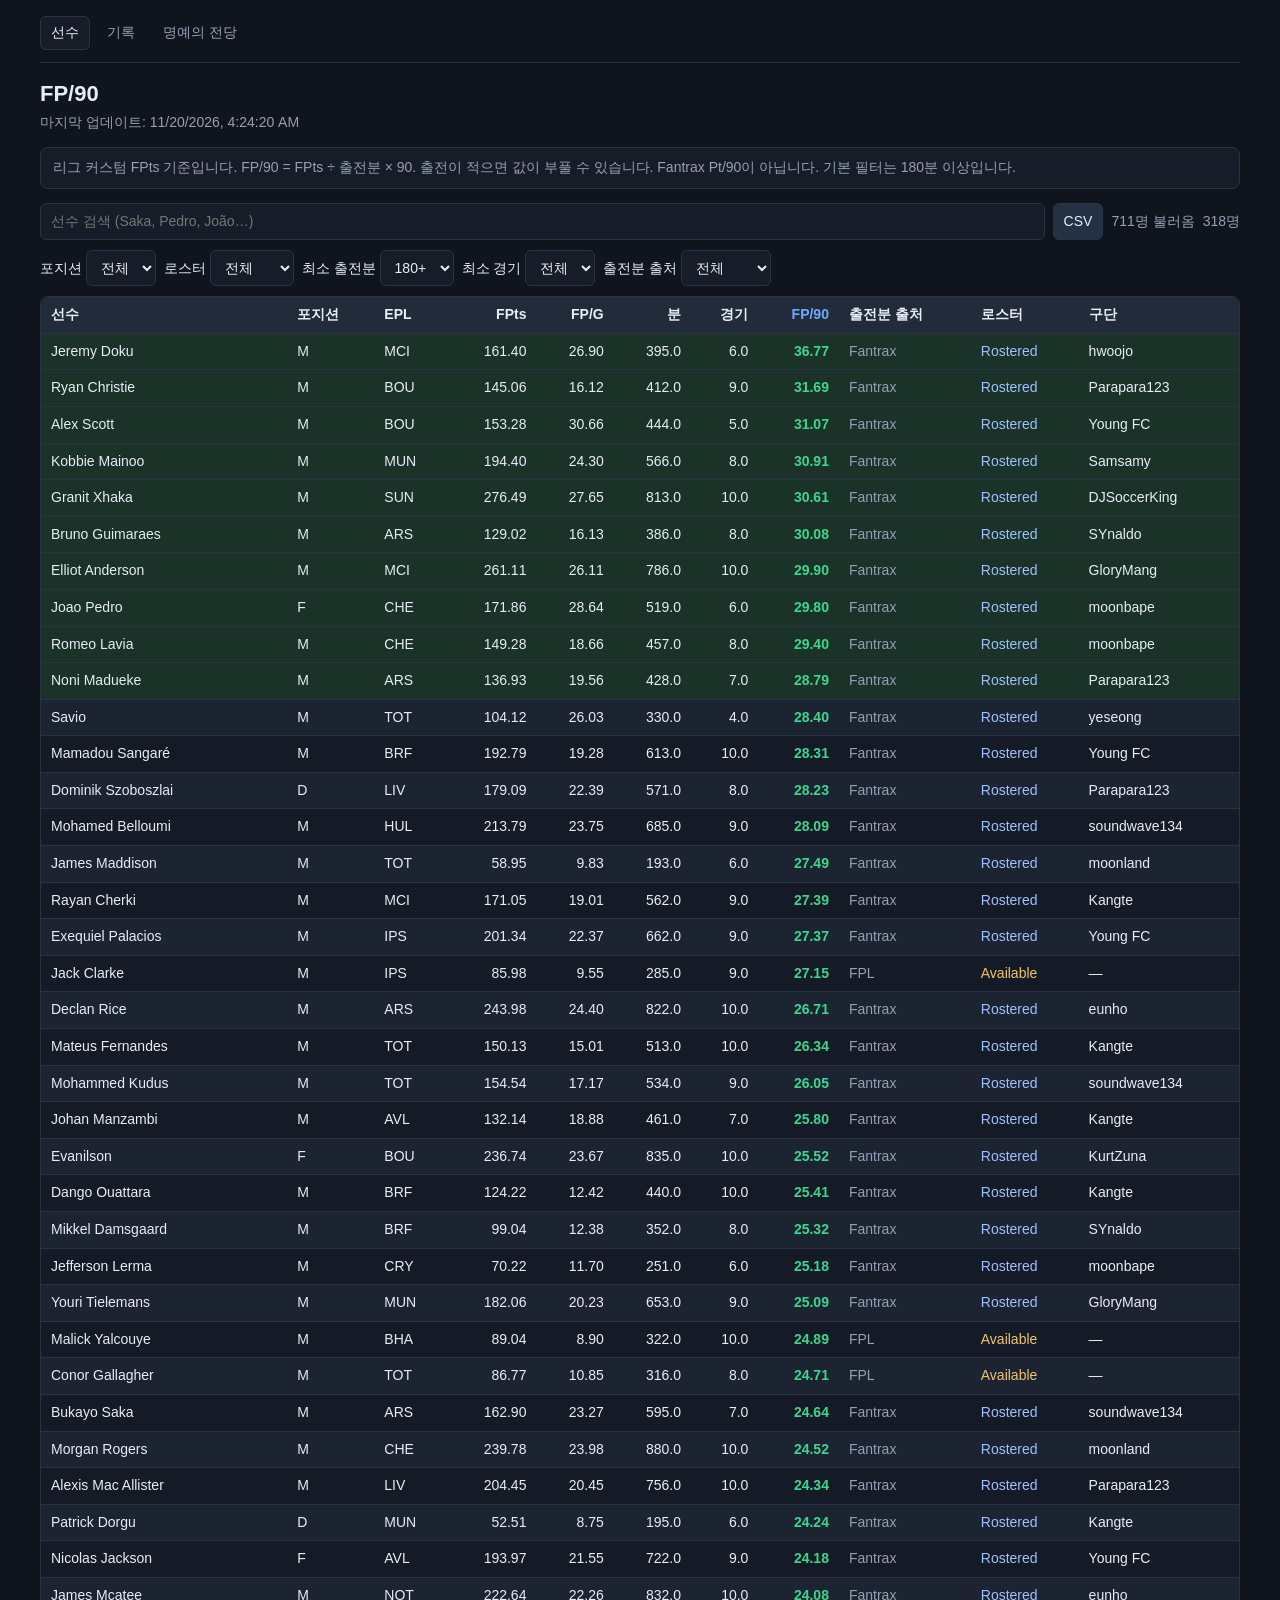
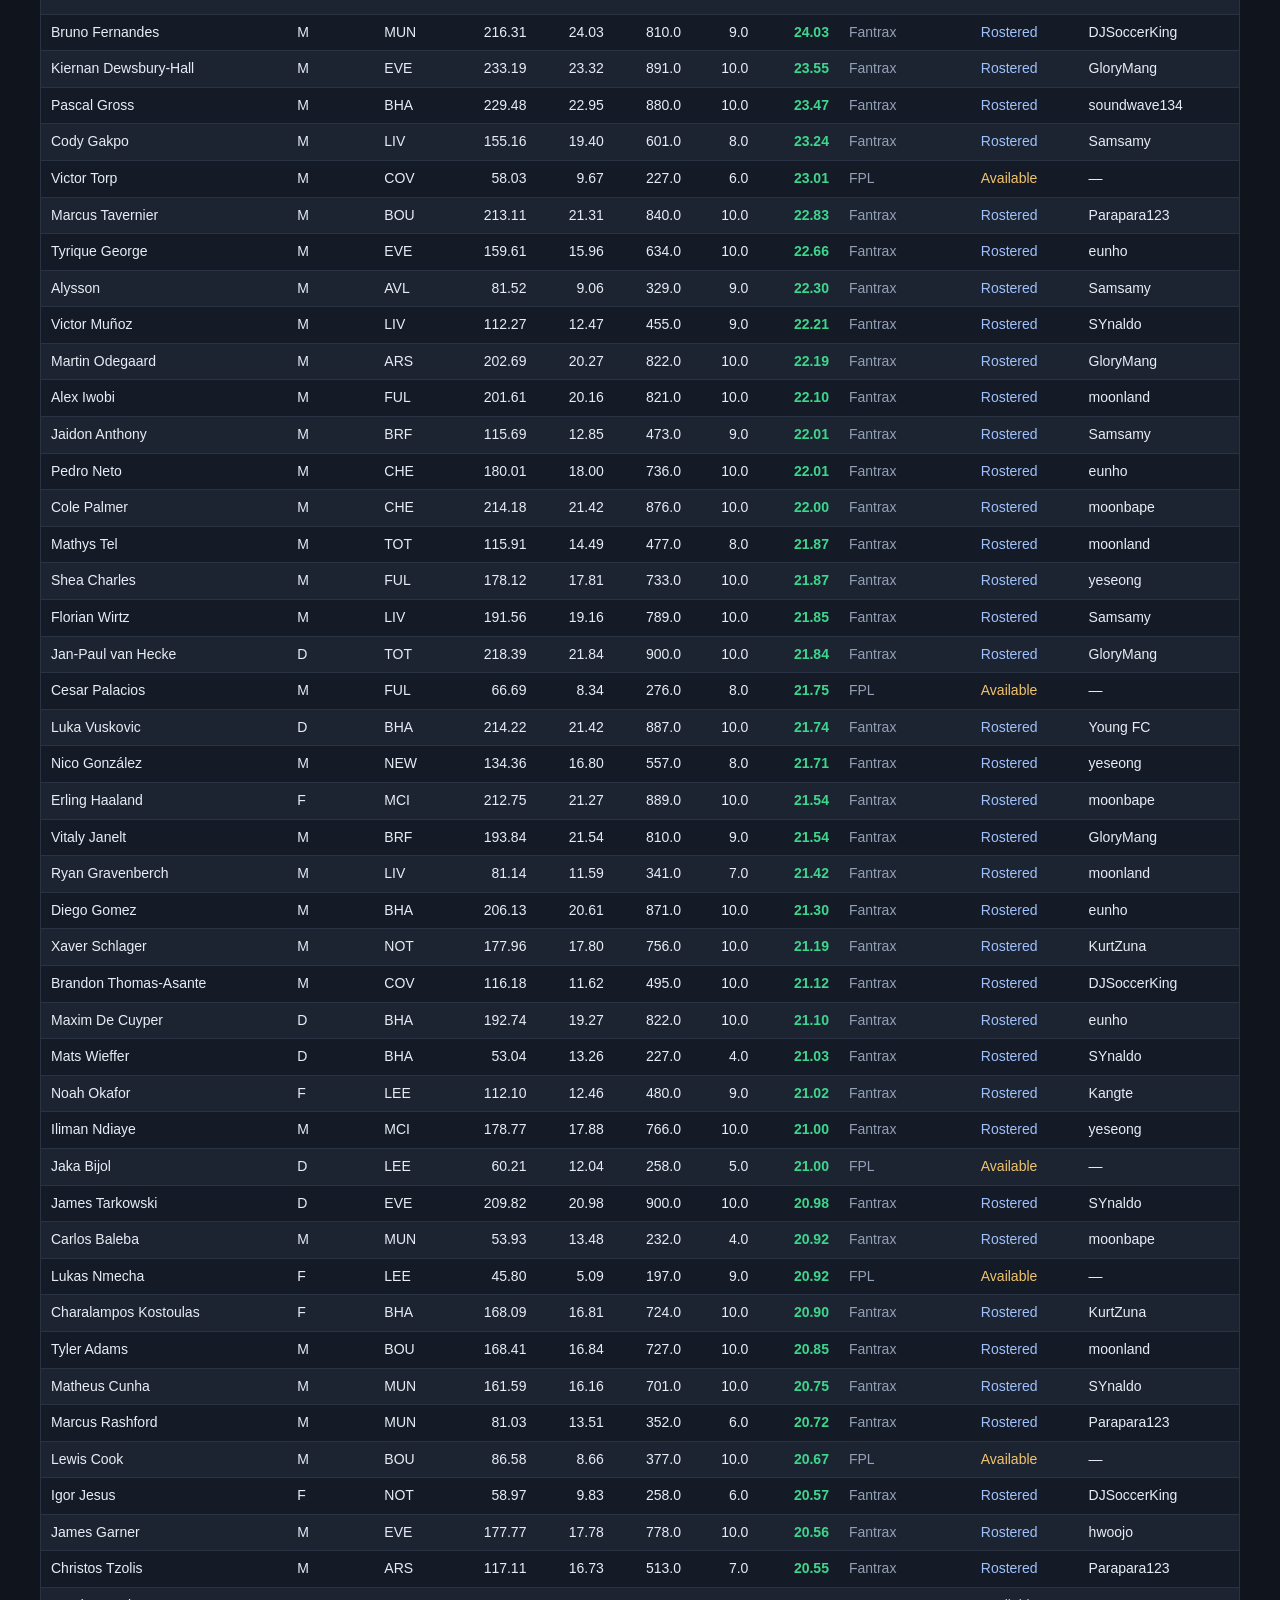
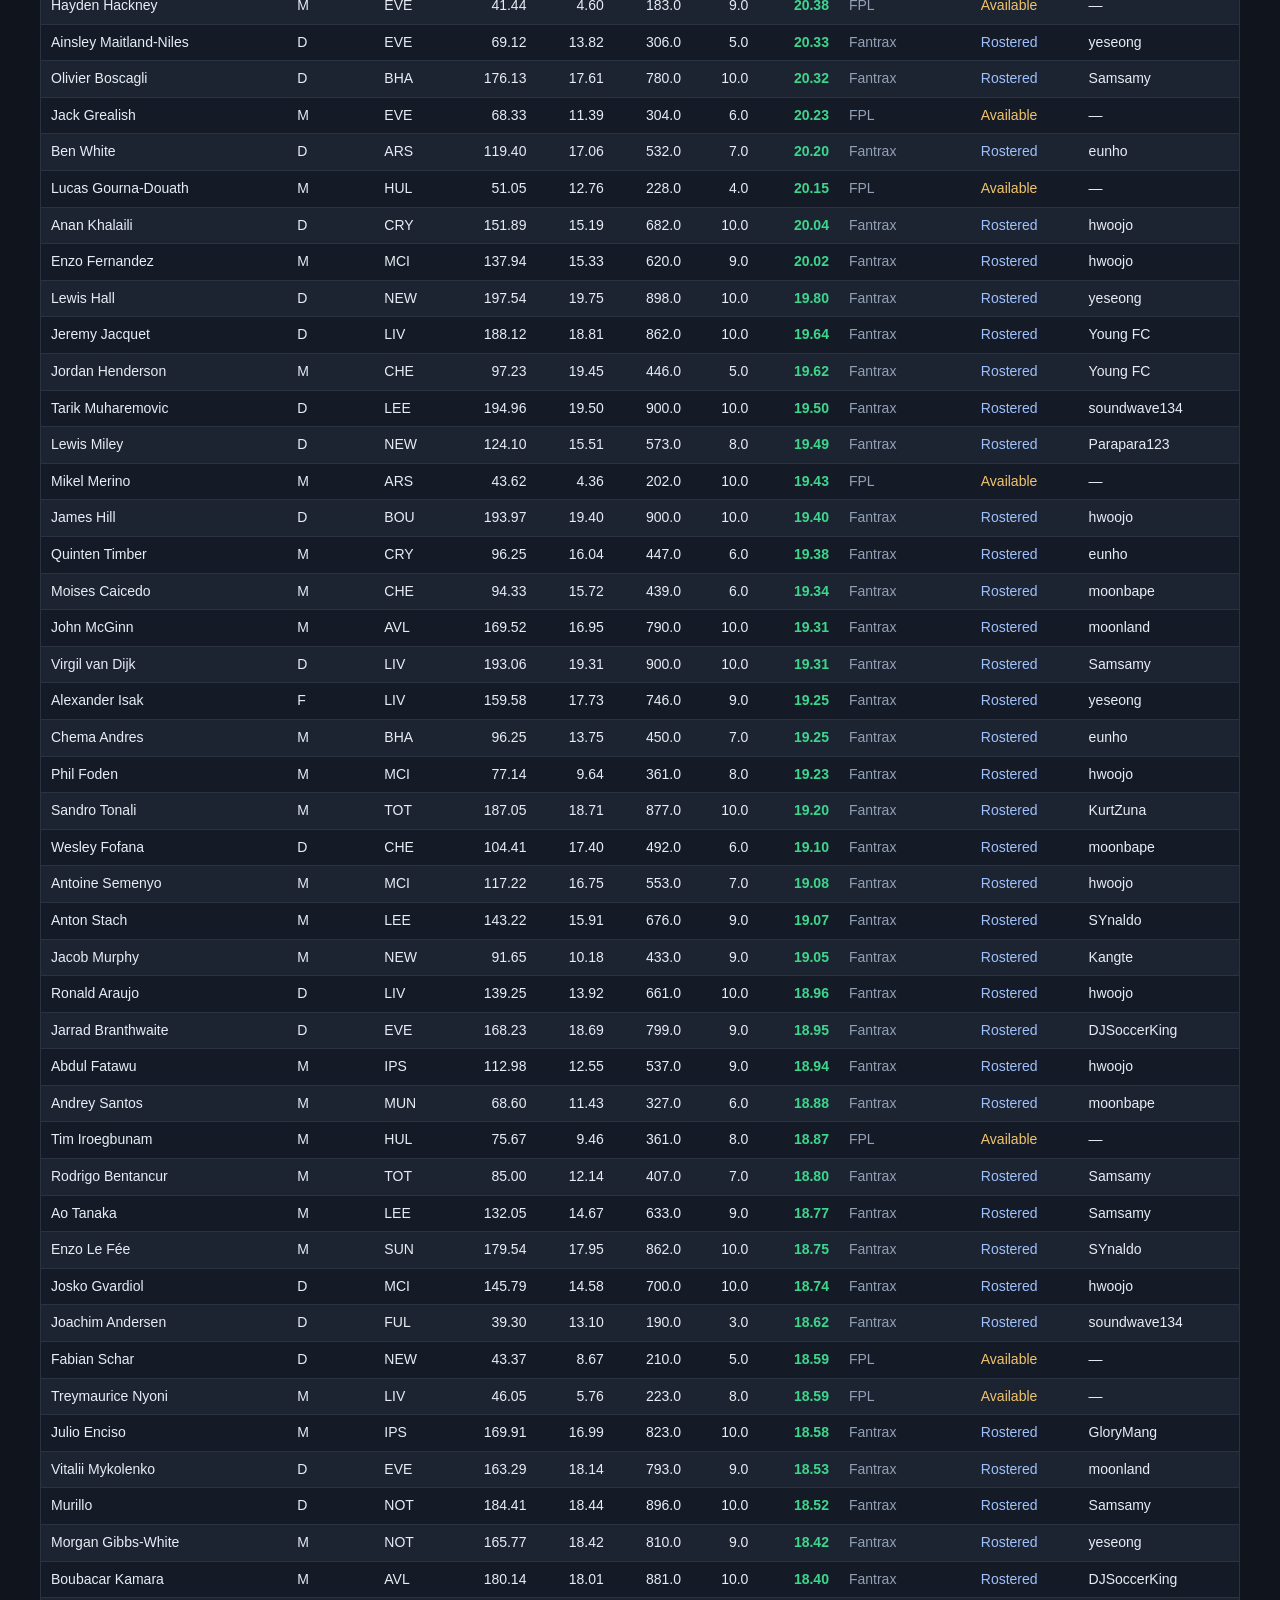
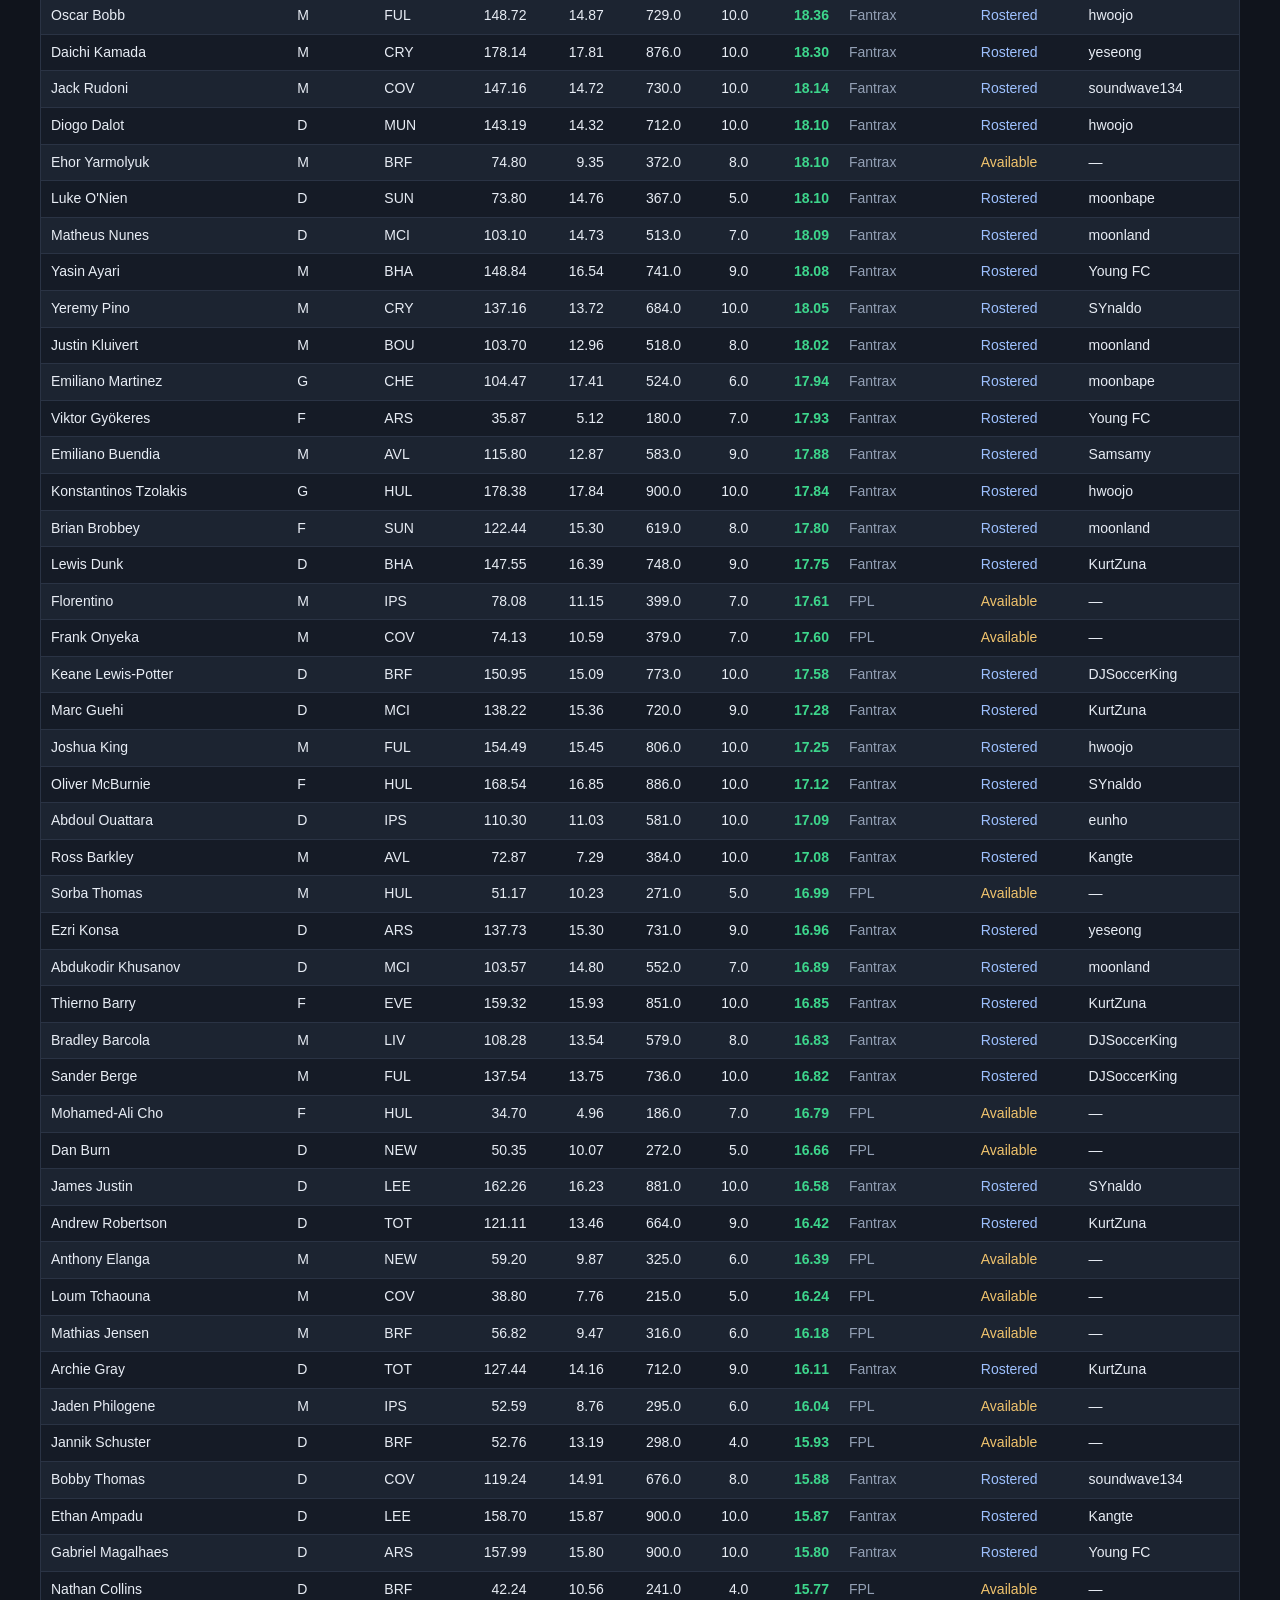
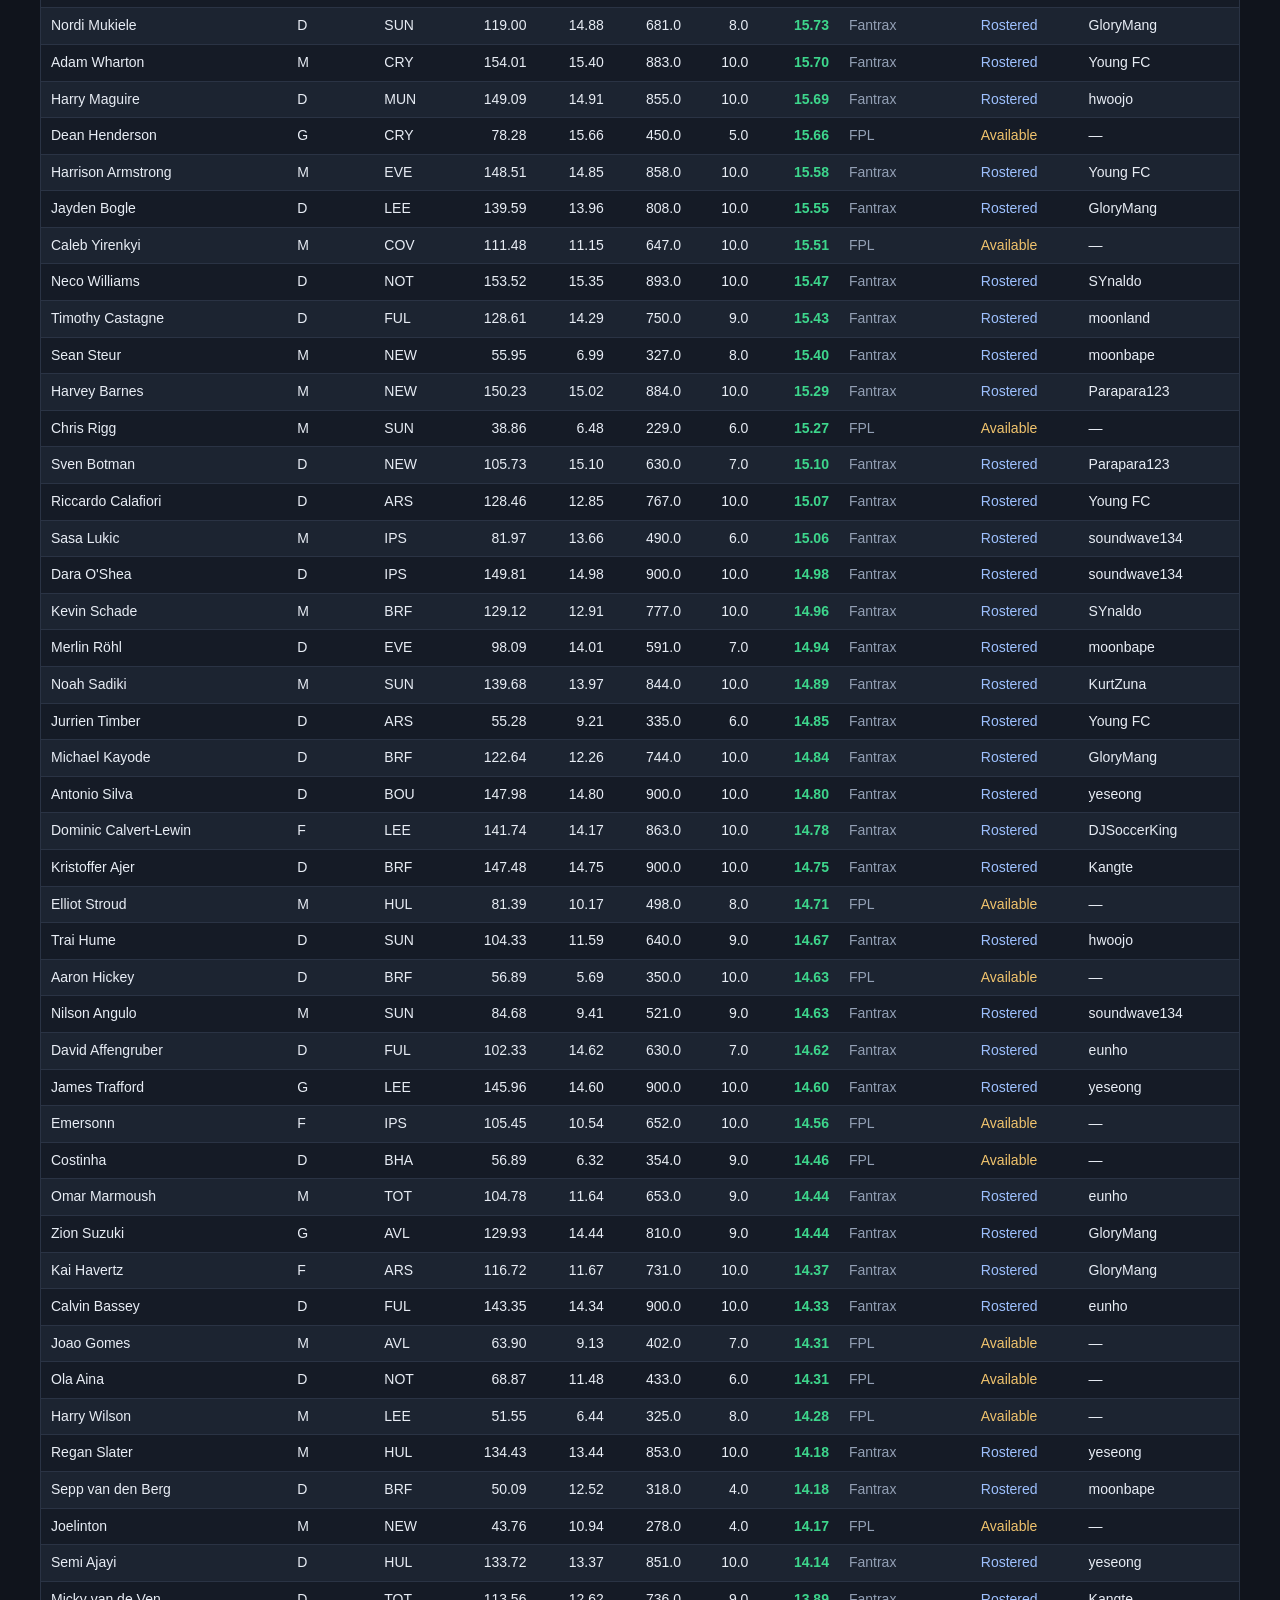
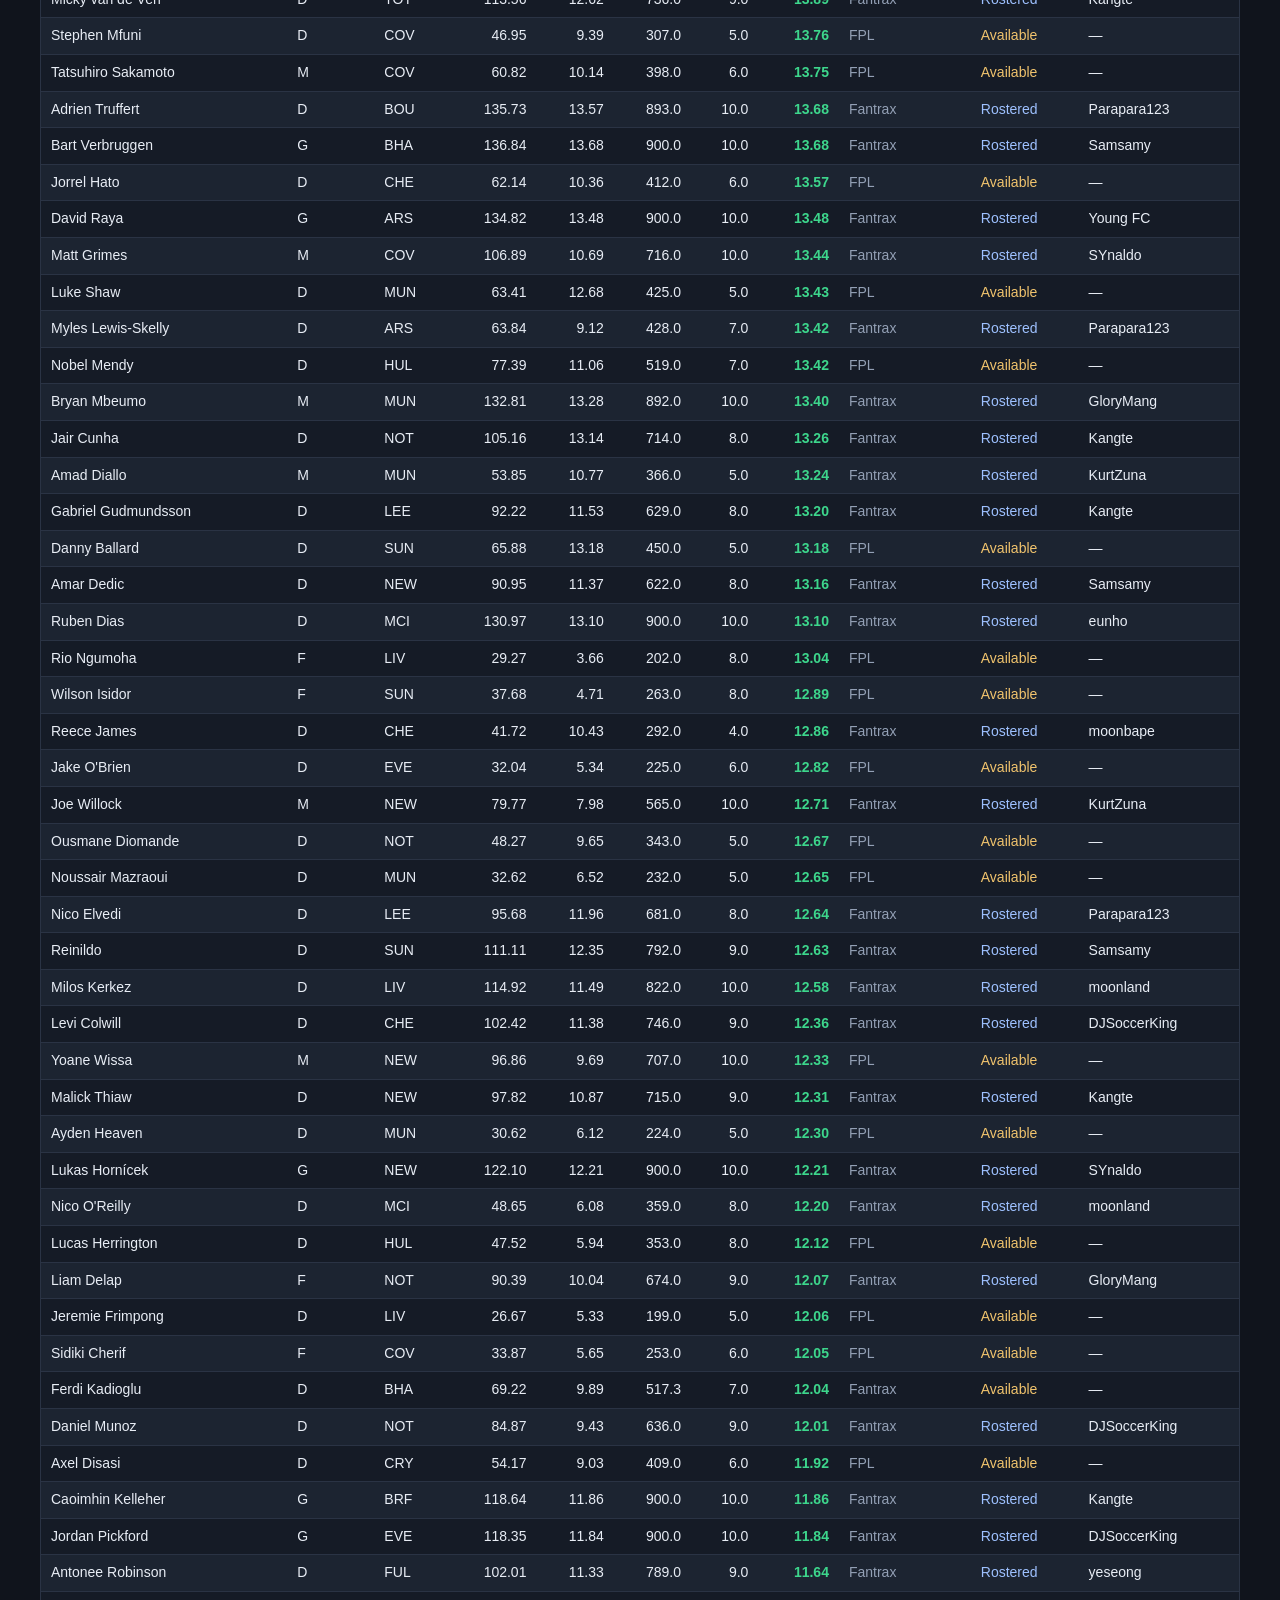
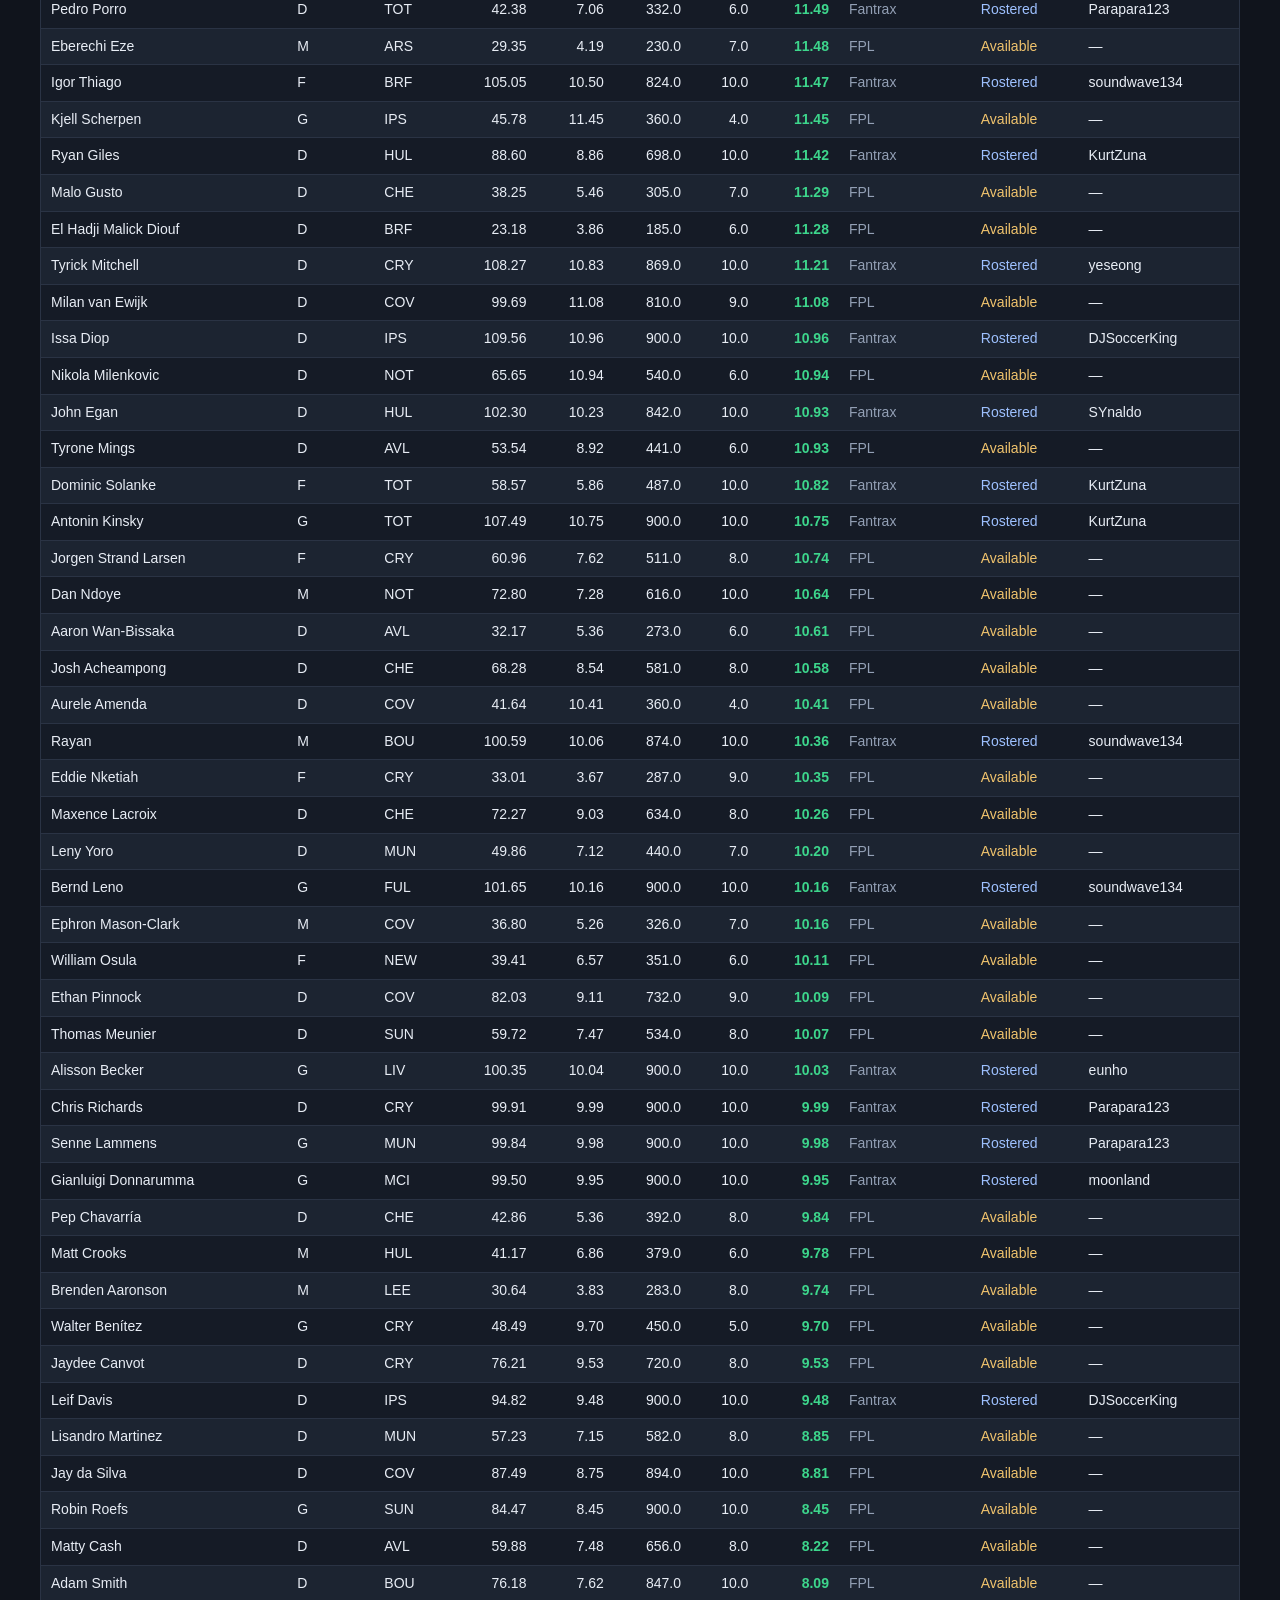
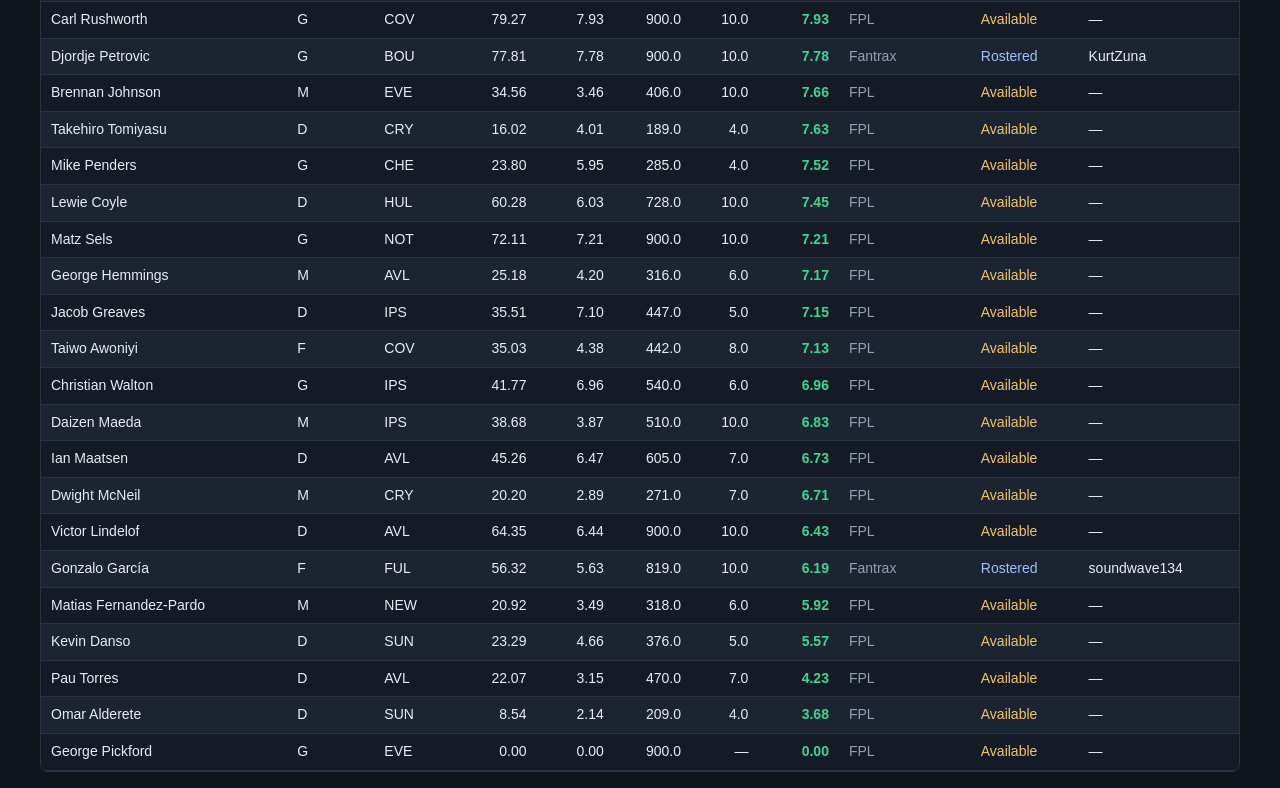
<file: web/index.html>
<!DOCTYPE html>
<html lang="ko">
<head>
  <meta charset="utf-8">
  <meta name="viewport" content="width=device-width, initial-scale=1">
  <title>FP/90</title>
  <link rel="stylesheet" href="fp90.css">
  <link rel="stylesheet" href="site.css">
</head>
<body>
  <div class="wrap">
    <nav class="site-nav">
      <a href="index.html" class="active">선수</a>
      <a href="records.html">기록</a>
      <a href="hof.html">명예의 전당</a>
    </nav>
    <h1>FP/90</h1>
    <div class="sub" id="updated">마지막 업데이트: —</div>
    <div class="note">
      리그 커스텀 FPts 기준입니다. FP/90 = FPts ÷ 출전분 × 90. 출전이 적으면 값이 부풀 수 있습니다.
      Fantrax Pt/90이 아닙니다. 기본 필터는 180분 이상입니다.
    </div>
    <div class="toolbar">
      <input id="search" type="search" placeholder="선수 검색 (Saka, Pedro, João…)">
      <button id="refresh" class="admin-only" type="button">새로고침</button>
      <button id="csv" type="button">CSV</button>
      <span class="status" id="status"></span>
      <span class="status" id="count"></span>
    </div>
    <div class="filters">
      <label>포지션
        <select id="position">
          <option value="">전체</option>
          <option value="G">G</option>
          <option value="D">D</option>
          <option value="M">M</option>
          <option value="F">F</option>
        </select>
      </label>
      <label>로스터
        <select id="roster">
          <option value="">전체</option>
          <option value="Rostered">보유</option>
          <option value="Available">미보유</option>
        </select>
      </label>
      <label>최소 출전분
        <select id="minutes">
          <option value="0">전체</option>
          <option value="90">90+</option>
          <option value="180" selected>180+</option>
          <option value="300">300+</option>
          <option value="450">450+</option>
          <option value="600">600+</option>
        </select>
      </label>
      <label>최소 경기
        <select id="gp">
          <option value="0">전체</option>
          <option value="1">1+</option>
          <option value="3">3+</option>
          <option value="5">5+</option>
          <option value="8">8+</option>
        </select>
      </label>
      <label>출전분 출처
        <select id="source">
          <option value="">전체</option>
          <option value="Fantrax">Fantrax</option>
          <option value="FPL">FPL</option>
        </select>
      </label>
    </div>
    <div class="table-wrap">
      <table>
        <thead>
          <tr>
            <th data-key="player" class="player">선수</th>
            <th data-key="position">포지션</th>
            <th data-key="eplTeam">EPL</th>
            <th data-key="fpts" class="num">FPts</th>
            <th data-key="fpG" class="num">FP/G</th>
            <th data-key="minutes" class="num">분</th>
            <th data-key="gp" class="num">경기</th>
            <th data-key="fp90" class="num">FP/90</th>
            <th data-key="minutesSource">출전분 출처</th>
            <th data-key="rosterStatus">로스터</th>
            <th data-key="ownerTeamName">구단</th>
          </tr>
        </thead>
        <tbody id="tbody"></tbody>
      </table>
    </div>
  </div>
  <script src="fp90.js"></script>
</body>
</html>
</file>
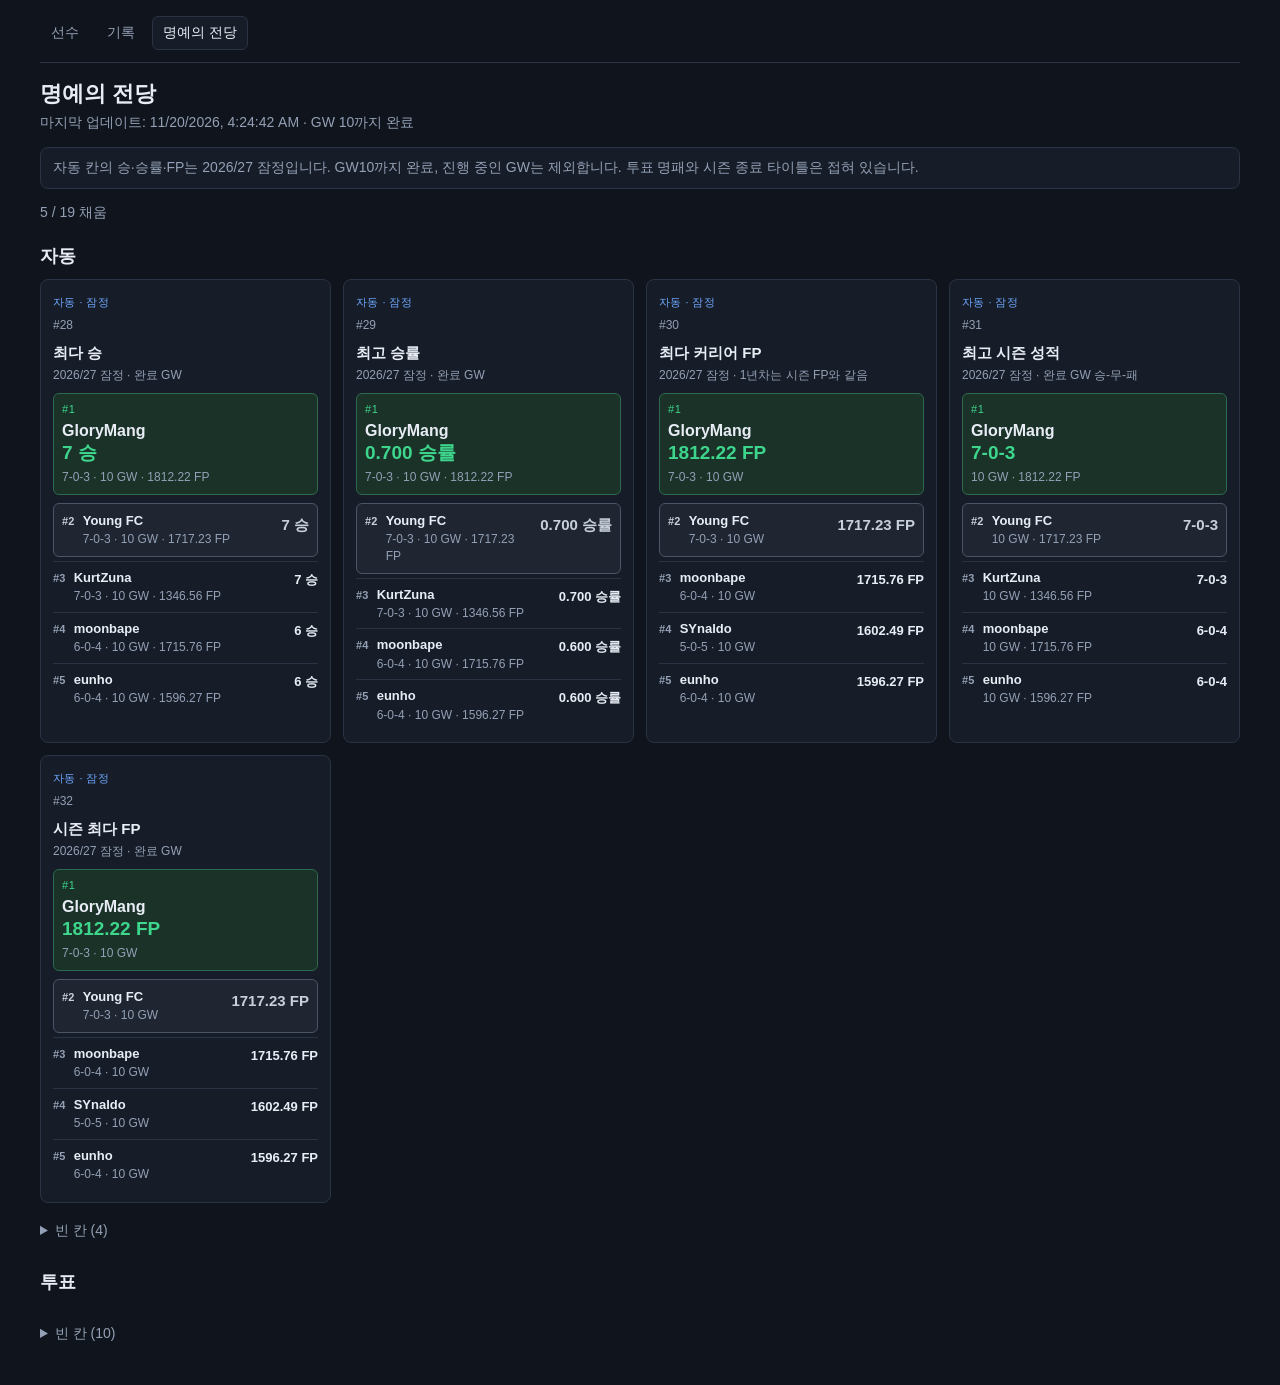
<file: web/hof.html>
<!DOCTYPE html>
<html lang="ko">
<head>
  <meta charset="utf-8">
  <meta name="viewport" content="width=device-width, initial-scale=1">
  <title>명예의 전당</title>
  <link rel="stylesheet" href="fp90.css">
  <link rel="stylesheet" href="site.css">
</head>
<body>
  <div class="wrap">
    <nav class="site-nav">
      <a href="index.html">선수</a>
      <a href="records.html">기록</a>
      <a href="hof.html" class="active">명예의 전당</a>
    </nav>
    <h1>명예의 전당</h1>
    <div class="sub" id="updated">마지막 업데이트: —</div>
    <div class="note" id="note">
      자동 칸의 승·승률·FP는 2026/27 잠정입니다. 진행 중인 GW는 제외합니다. 투표 명패와 시즌 종료 타이틀은 접혀 있습니다.
    </div>
    <div class="record-filters">
      <span class="status" id="status"></span>
    </div>
    <h2 class="section-title">자동</h2>
    <div class="record-grid" id="automatic"></div>
    <div id="automatic-empty"></div>
    <h2 class="section-title">투표</h2>
    <div class="record-grid" id="voted"></div>
    <div id="voted-empty"></div>
  </div>
  <script src="hof.js"></script>
</body>
</html>
</file>
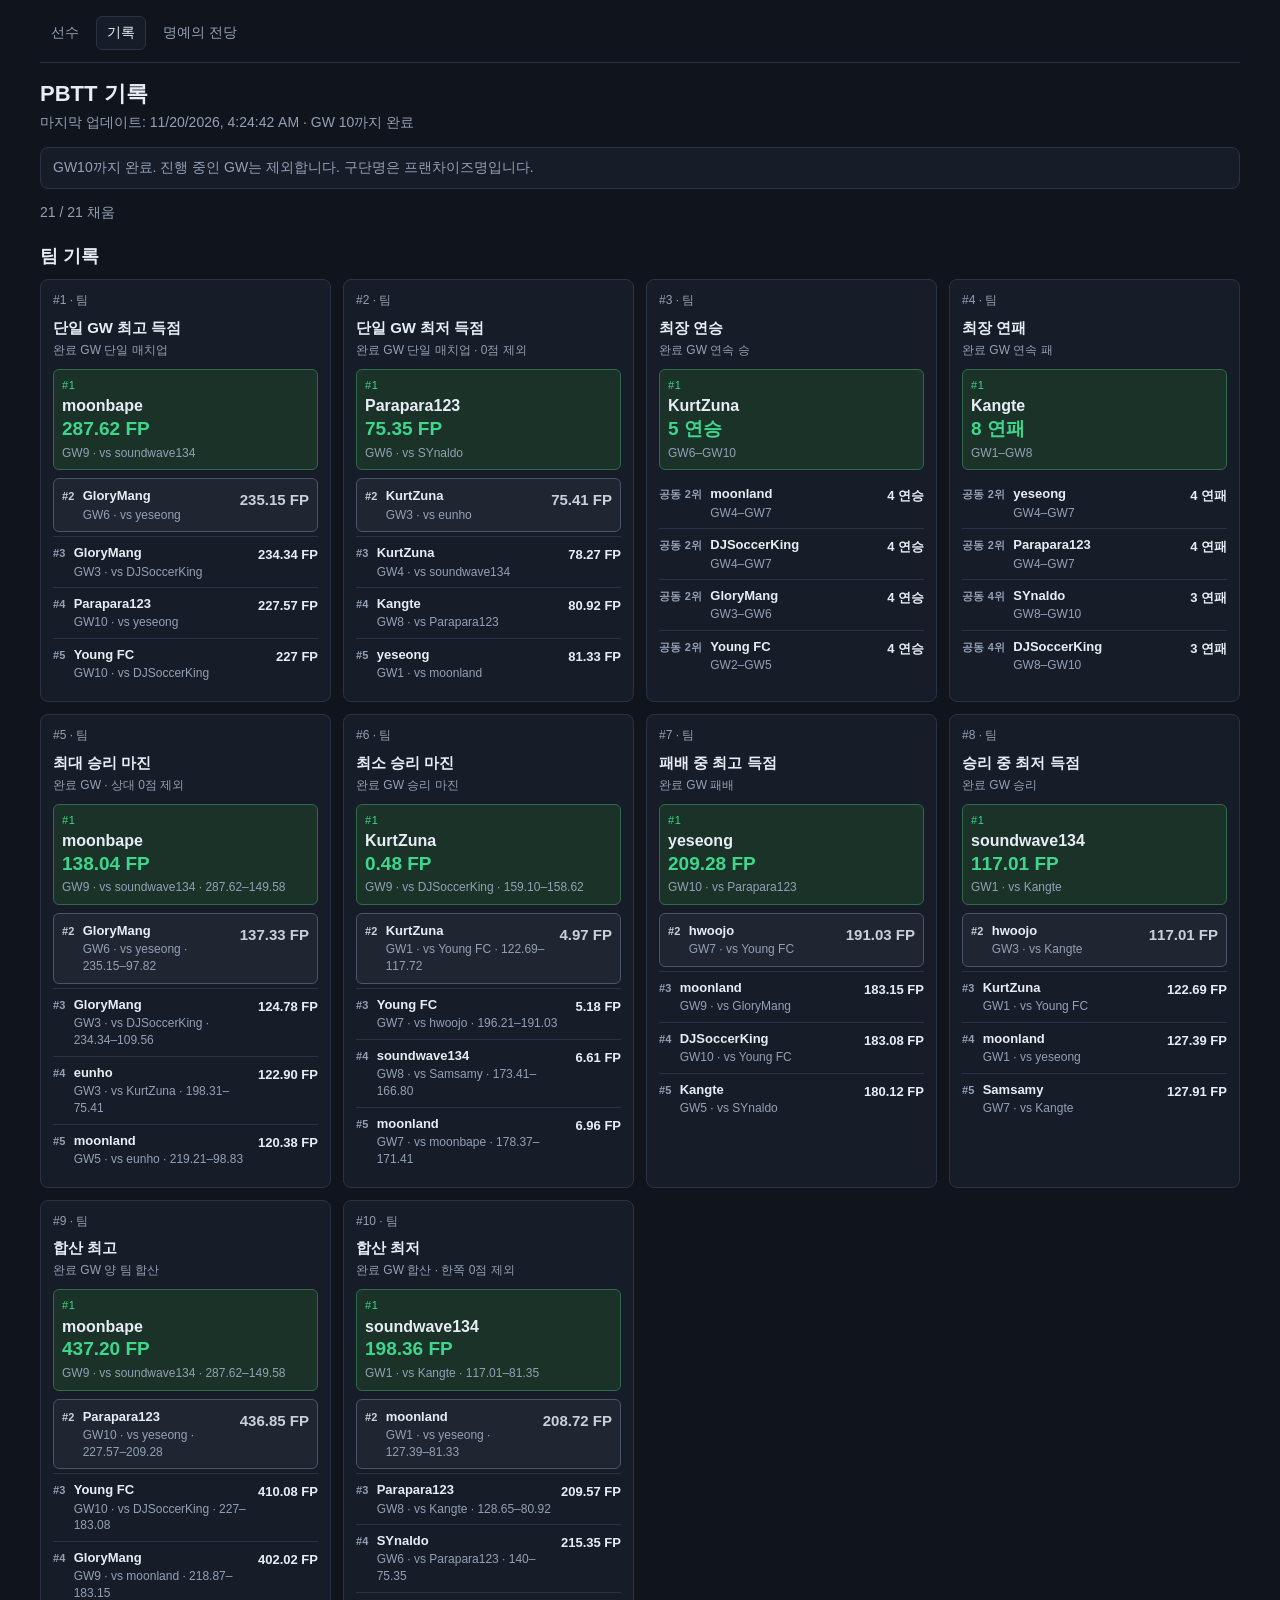
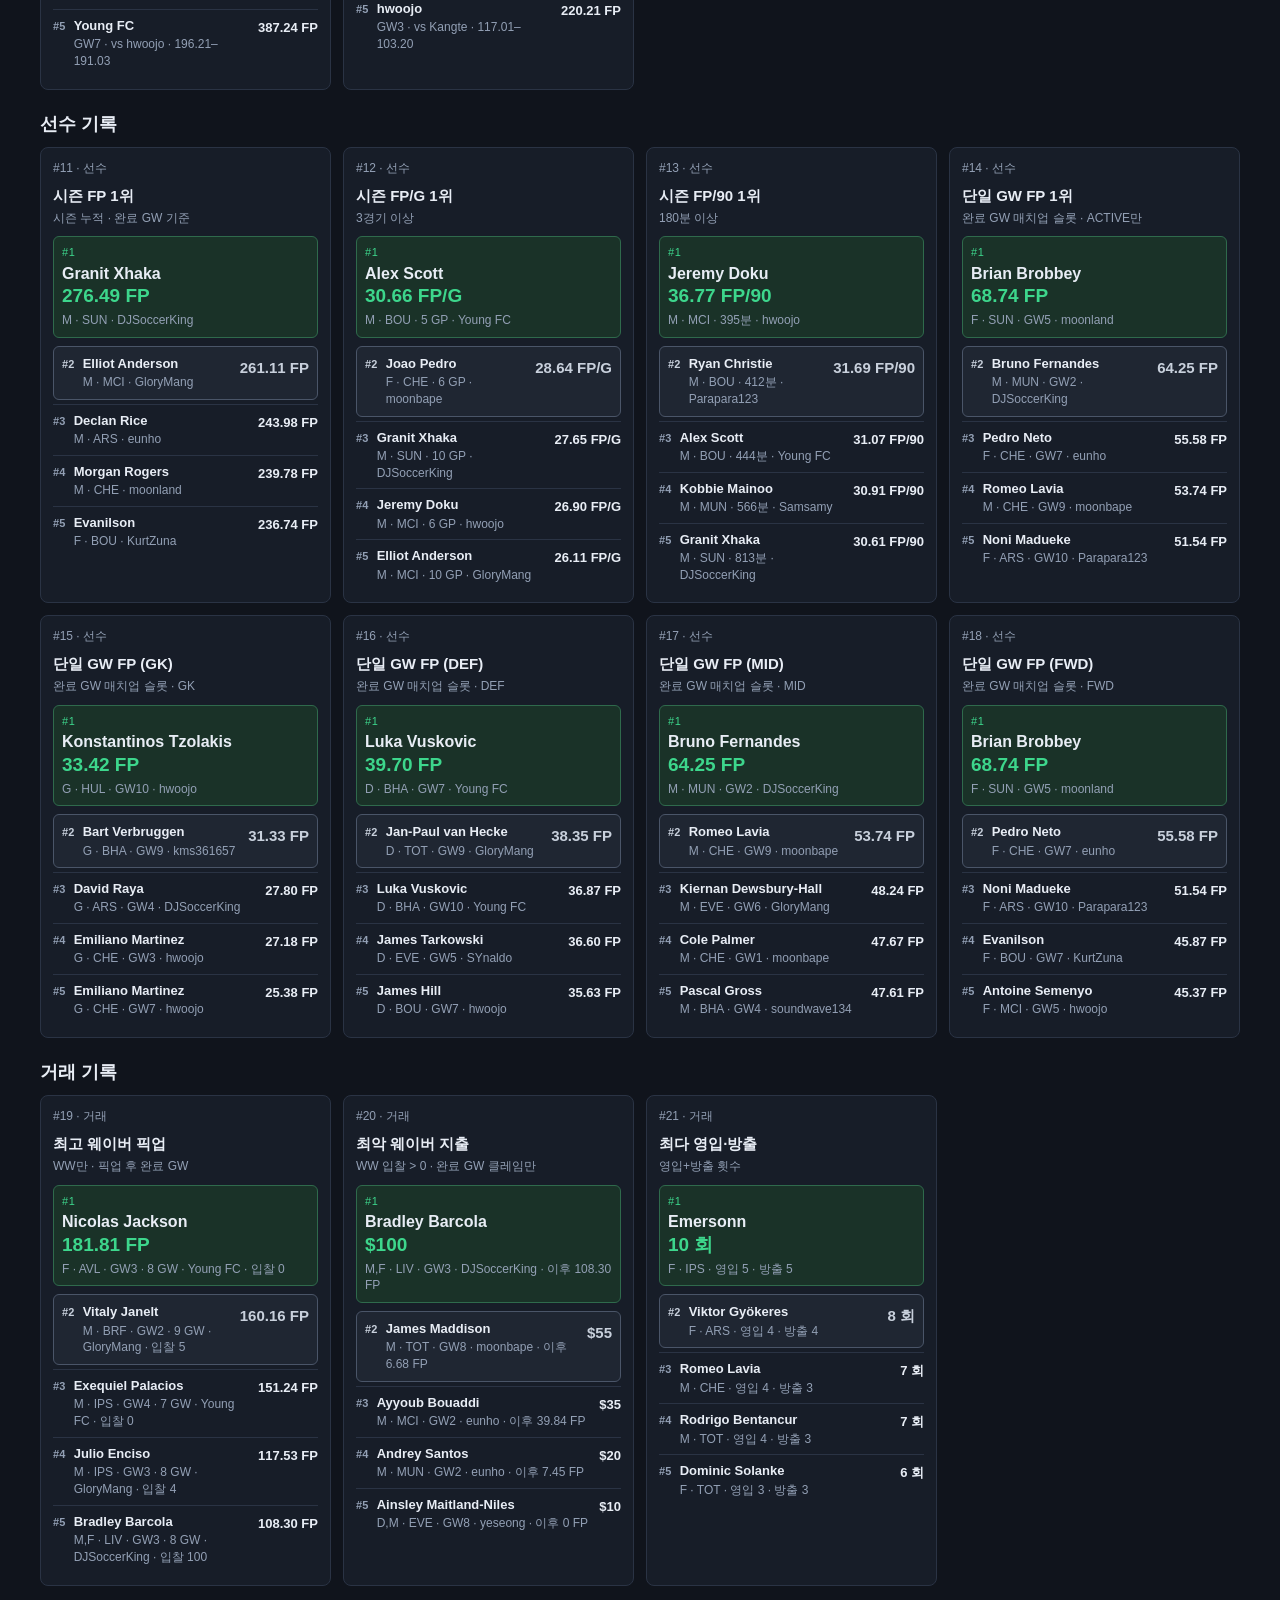
<file: web/records.html>
<!DOCTYPE html>
<html lang="ko">
<head>
  <meta charset="utf-8">
  <meta name="viewport" content="width=device-width, initial-scale=1">
  <title>PBTT 기록</title>
  <link rel="stylesheet" href="fp90.css">
  <link rel="stylesheet" href="site.css">
</head>
<body>
  <div class="wrap">
    <nav class="site-nav">
      <a href="index.html">선수</a>
      <a href="records.html" class="active">기록</a>
      <a href="hof.html">명예의 전당</a>
    </nav>
    <h1>PBTT 기록</h1>
    <div class="sub" id="updated">마지막 업데이트: —</div>
    <div class="note" id="note">
      완료된 게임위크만 사용합니다. 진행 중인 GW는 제외합니다. 구단명은 프랜차이즈명입니다.
    </div>
    <div class="record-filters">
      <span class="status" id="status"></span>
    </div>
    <h2 class="section-title">팀 기록</h2>
    <div class="record-grid" id="team"></div>
    <div id="team-empty"></div>
    <h2 class="section-title">선수 기록</h2>
    <div class="record-grid" id="player"></div>
    <div id="player-empty"></div>
    <h2 class="section-title">거래 기록</h2>
    <div class="record-grid" id="transaction"></div>
    <div id="transaction-empty"></div>
  </div>
  <script src="records.js"></script>
</body>
</html>
</file>
<file: web/fp90.css>
:root {
  --bg: #10141c;
  --panel: #171d28;
  --line: #2a3344;
  --text: #e8edf5;
  --muted: #93a0b5;
  --accent: #6ea8ff;
  --good: #3dd68c;
  --warn: #f0c36d;
  --row: #1c2431;
  --row-alt: #151b26;
  --top: #1a3228;
}

* { box-sizing: border-box; }

html, body {
  margin: 0;
  min-height: 100%;
  background: var(--bg);
  color: var(--text);
  font: 14px/1.4 -apple-system, BlinkMacSystemFont, "Segoe UI", sans-serif;
}

body { padding: 16px; }

.wrap { max-width: 1200px; margin: 0 auto; }

h1 {
  margin: 0 0 4px;
  font-size: 22px;
  font-weight: 700;
}

.sub {
  color: var(--muted);
  margin-bottom: 14px;
}

.note {
  background: var(--panel);
  border: 1px solid var(--line);
  border-radius: 8px;
  padding: 10px 12px;
  color: var(--muted);
  margin-bottom: 14px;
}

.toolbar, .filters {
  display: flex;
  flex-wrap: wrap;
  gap: 8px;
  align-items: center;
  margin-bottom: 10px;
}

input, select, button {
  background: var(--panel);
  color: var(--text);
  border: 1px solid var(--line);
  border-radius: 6px;
  padding: 8px 10px;
  font: inherit;
}

input[type="search"] { min-width: 220px; flex: 1; }

button {
  cursor: pointer;
  background: #243044;
}

button:hover { border-color: var(--accent); }
button:disabled { opacity: 0.6; cursor: wait; }

#refresh,
.admin-only {
  display: none;
}

body.admin #refresh,
body.admin .admin-only {
  display: inline-block;
}

.status { color: var(--muted); min-height: 1.2em; }

.table-wrap {
  overflow-x: auto;
  border: 1px solid var(--line);
  border-radius: 8px;
}

table {
  width: 100%;
  border-collapse: collapse;
  min-width: 920px;
}

th, td {
  padding: 8px 10px;
  text-align: left;
  white-space: nowrap;
  border-bottom: 1px solid var(--line);
}

th {
  position: sticky;
  top: 0;
  background: #222b3a;
  cursor: pointer;
  user-select: none;
  z-index: 2;
}

th.sorted { color: var(--accent); }

th.player,
td.player {
  position: sticky;
  left: 0;
  z-index: 2;
  min-width: 160px;
  box-shadow: 6px 0 8px rgba(0, 0, 0, 0.35);
}

th.player { z-index: 3; background: #222b3a; }

tbody tr:nth-child(odd) { background: var(--row); }
tbody tr:nth-child(odd) td.player { background: var(--row); }
tbody tr:nth-child(even) { background: var(--row-alt); }
tbody tr:nth-child(even) td.player { background: var(--row-alt); }
tbody tr.top { background: var(--top); }
tbody tr.top td.player { background: var(--top); }

.num { text-align: right; font-variant-numeric: tabular-nums; }
.muted { color: var(--muted); }
.good { color: var(--good); font-weight: 600; }
.warn { color: var(--warn); font-weight: 600; }
.avail { color: #f0c36d; }
.rostered { color: #9ec1ff; }
.low { font-size: 11px; color: var(--warn); margin-left: 4px; font-weight: 500; }

@media (max-width: 700px) {
  body { padding: 10px; }
  input[type="search"] { min-width: 0; width: 100%; }
}
</file>
<file: web/site.css>
.site-nav {
  display: flex;
  flex-wrap: wrap;
  gap: 6px;
  margin: 0 0 16px;
  padding-bottom: 12px;
  border-bottom: 1px solid var(--line);
}

.site-nav a {
  color: var(--muted);
  text-decoration: none;
  padding: 6px 10px;
  border-radius: 6px;
  border: 1px solid transparent;
}

.site-nav a:hover {
  color: var(--text);
  border-color: var(--line);
}

.site-nav a.active {
  color: var(--text);
  background: var(--panel);
  border-color: var(--line);
}

.record-filters {
  display: flex;
  flex-wrap: wrap;
  gap: 8px;
  margin-bottom: 16px;
  align-items: center;
}

.record-grid {
  display: grid;
  grid-template-columns: repeat(auto-fill, minmax(280px, 1fr));
  gap: 12px;
}

.record-card {
  background: var(--panel);
  border: 1px solid var(--line);
  border-radius: 8px;
  padding: 12px;
}

.record-card h2 {
  margin: 0 0 8px;
  font-size: 15px;
}

.blurb {
  color: var(--muted);
  font-size: 12px;
  margin: -4px 0 10px;
}

.record-card .meta {
  color: var(--muted);
  font-size: 12px;
  margin-bottom: 8px;
}

.record-card .empty {
  color: var(--muted);
}

.leader {
  border: 1px solid #2f6a4c;
  background: var(--top);
  border-radius: 6px;
  padding: 8px;
}

.leader-rank {
  font-size: 11px;
  letter-spacing: 0.06em;
  text-transform: uppercase;
  color: var(--good);
  margin-bottom: 2px;
}

.leader-name {
  font-size: 16px;
  font-weight: 700;
}

.leader-score {
  font-size: 19px;
  color: var(--good);
  font-weight: 700;
  line-height: 1.2;
}

.leader-meta {
  color: var(--muted);
  font-size: 12px;
  margin-top: 4px;
}

.rest {
  list-style: none;
  margin: 8px 0 0;
  padding: 0;
  color: var(--text);
  font-size: 13px;
}

.rest li {
  display: grid;
  grid-template-columns: auto minmax(0, 1fr) auto;
  gap: 8px;
  align-items: start;
  margin: 0;
  padding: 7px 0;
}

.rest li + li {
  border-top: 1px solid var(--line);
}

.rest li.rest-second {
  background: #1f2632;
  border: 1px solid #4a5568;
  border-radius: 6px;
  padding: 8px;
  margin-bottom: 2px;
}

.rest li.rest-second + li {
  margin-top: 4px;
}

.rest-rank {
  font-size: 11px;
  font-weight: 600;
  color: var(--muted);
  letter-spacing: 0.02em;
  padding-top: 2px;
  white-space: nowrap;
}

.rest-second .rest-rank,
.rest-second .rest-score {
  color: #c8d0dc;
}

.rest-second .rest-name {
  font-weight: 700;
}

.rest-second .rest-score {
  font-size: 15px;
}

.rest-name {
  color: var(--text);
  font-weight: 600;
  overflow-wrap: anywhere;
}

.rest-meta {
  color: var(--muted);
  font-size: 12px;
  margin-top: 1px;
}

.rest-score {
  color: var(--text);
  font-variant-numeric: tabular-nums;
  font-weight: 600;
  text-align: right;
  white-space: nowrap;
  padding-top: 2px;
}

.empty-block {
  margin: 10px 0 18px;
  color: var(--muted);
}

.empty-block summary {
  cursor: pointer;
  padding: 8px 0;
}

.empty-block .record-grid {
  margin-top: 8px;
}

.record-card.vacant {
  min-height: 88px;
  opacity: 0.85;
}

.hof-kind {
  display: inline-block;
  font-size: 11px;
  letter-spacing: 0.04em;
  text-transform: uppercase;
  color: var(--accent);
  margin-bottom: 6px;
}

.section-title {
  margin: 22px 0 10px;
  font-size: 18px;
}
</file>
